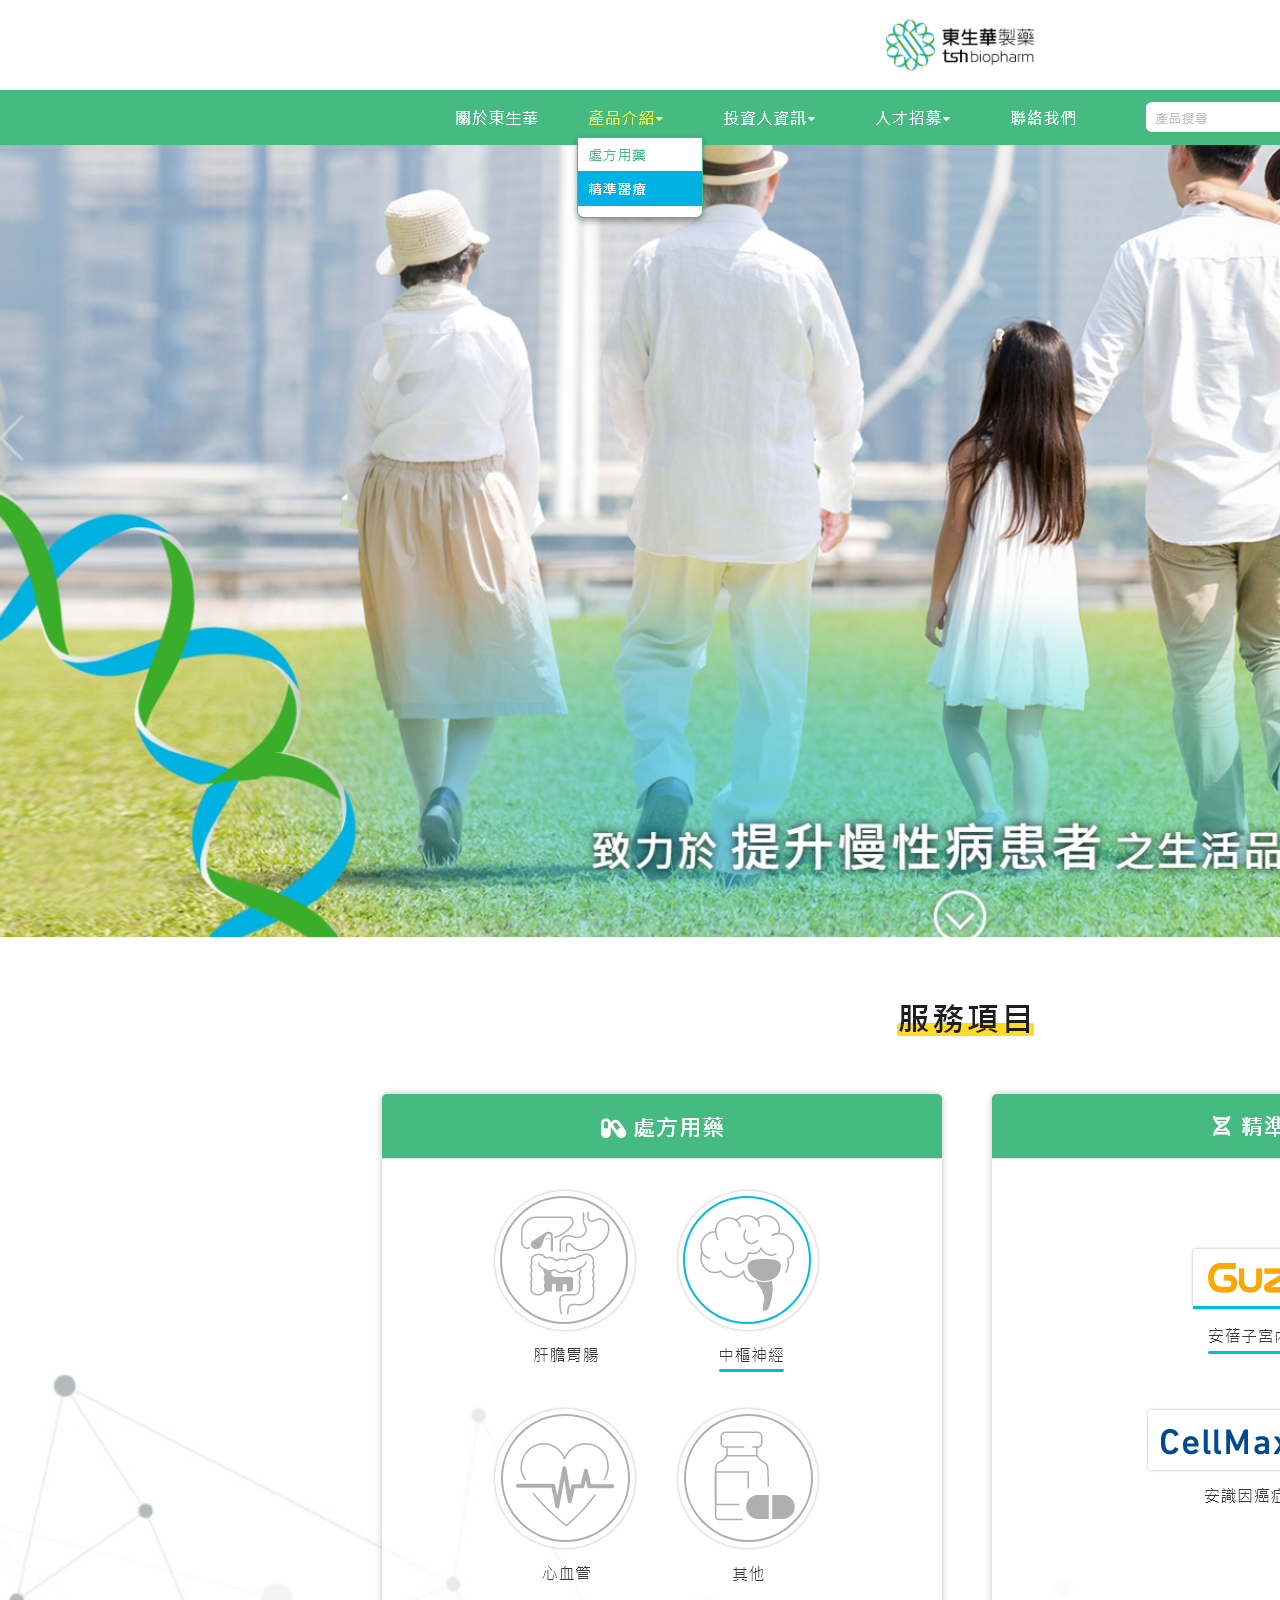
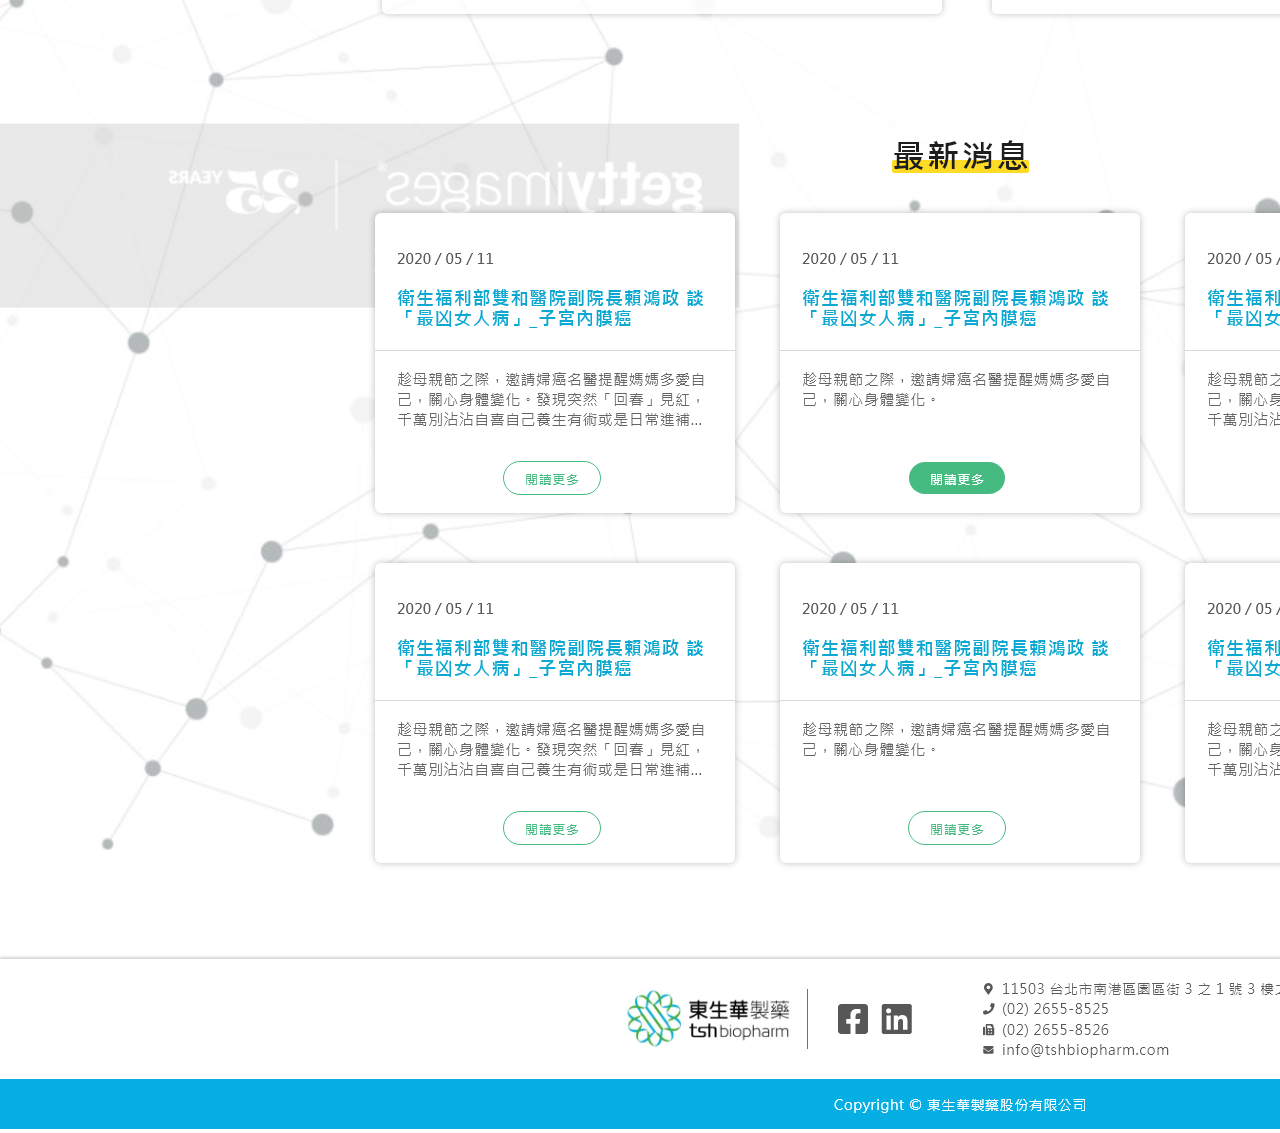
<file: ui/index-1.html>
<!DOCTYPE html>

<head>
	<meta charset="utf-8">
	<title>生技醫療客戶-UI</title>
	<style type="text/css">
		body {
			margin: 0 auto;
		}

		/* .contentBlock img {
			max-width: 100%;
		} */
	</style>
</head>

<body>
	<div class="contentBlock">
		<img src="images/index-1.png">
	</div>
</body>

</html>
</file>
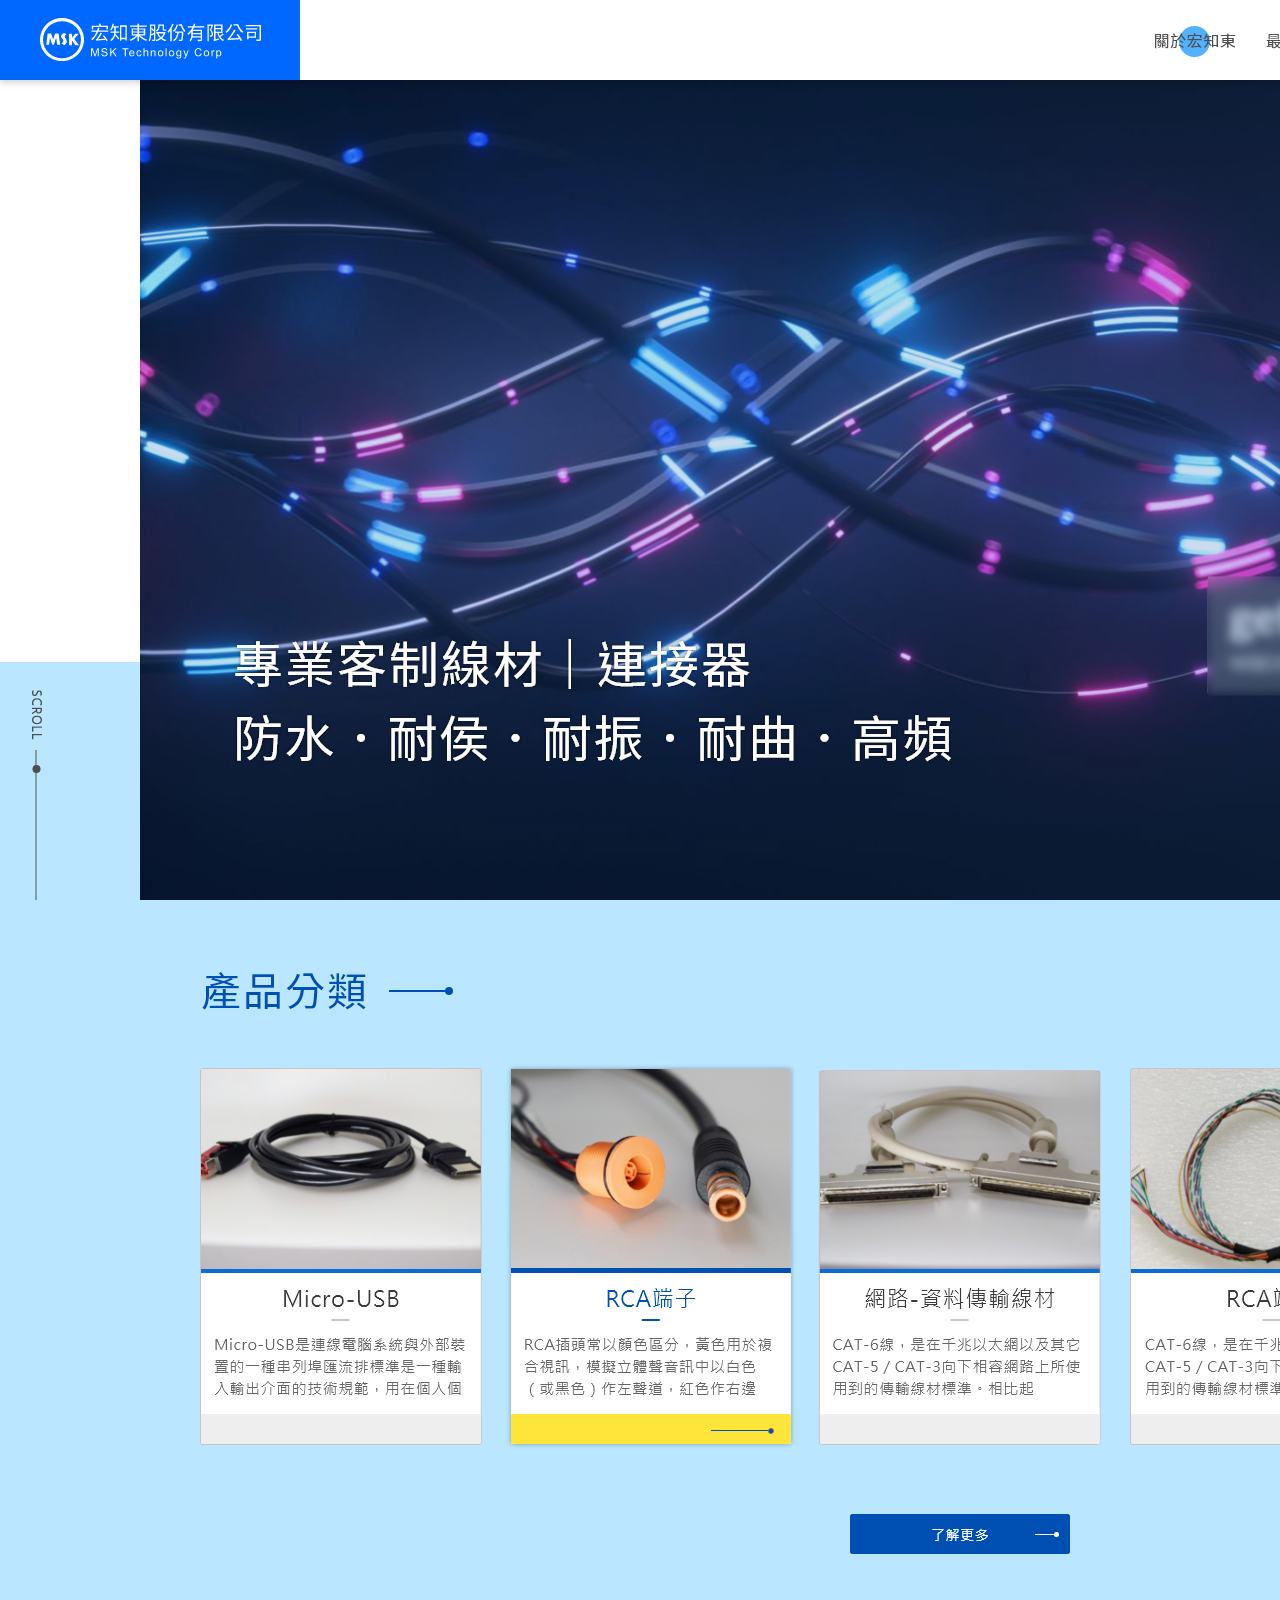
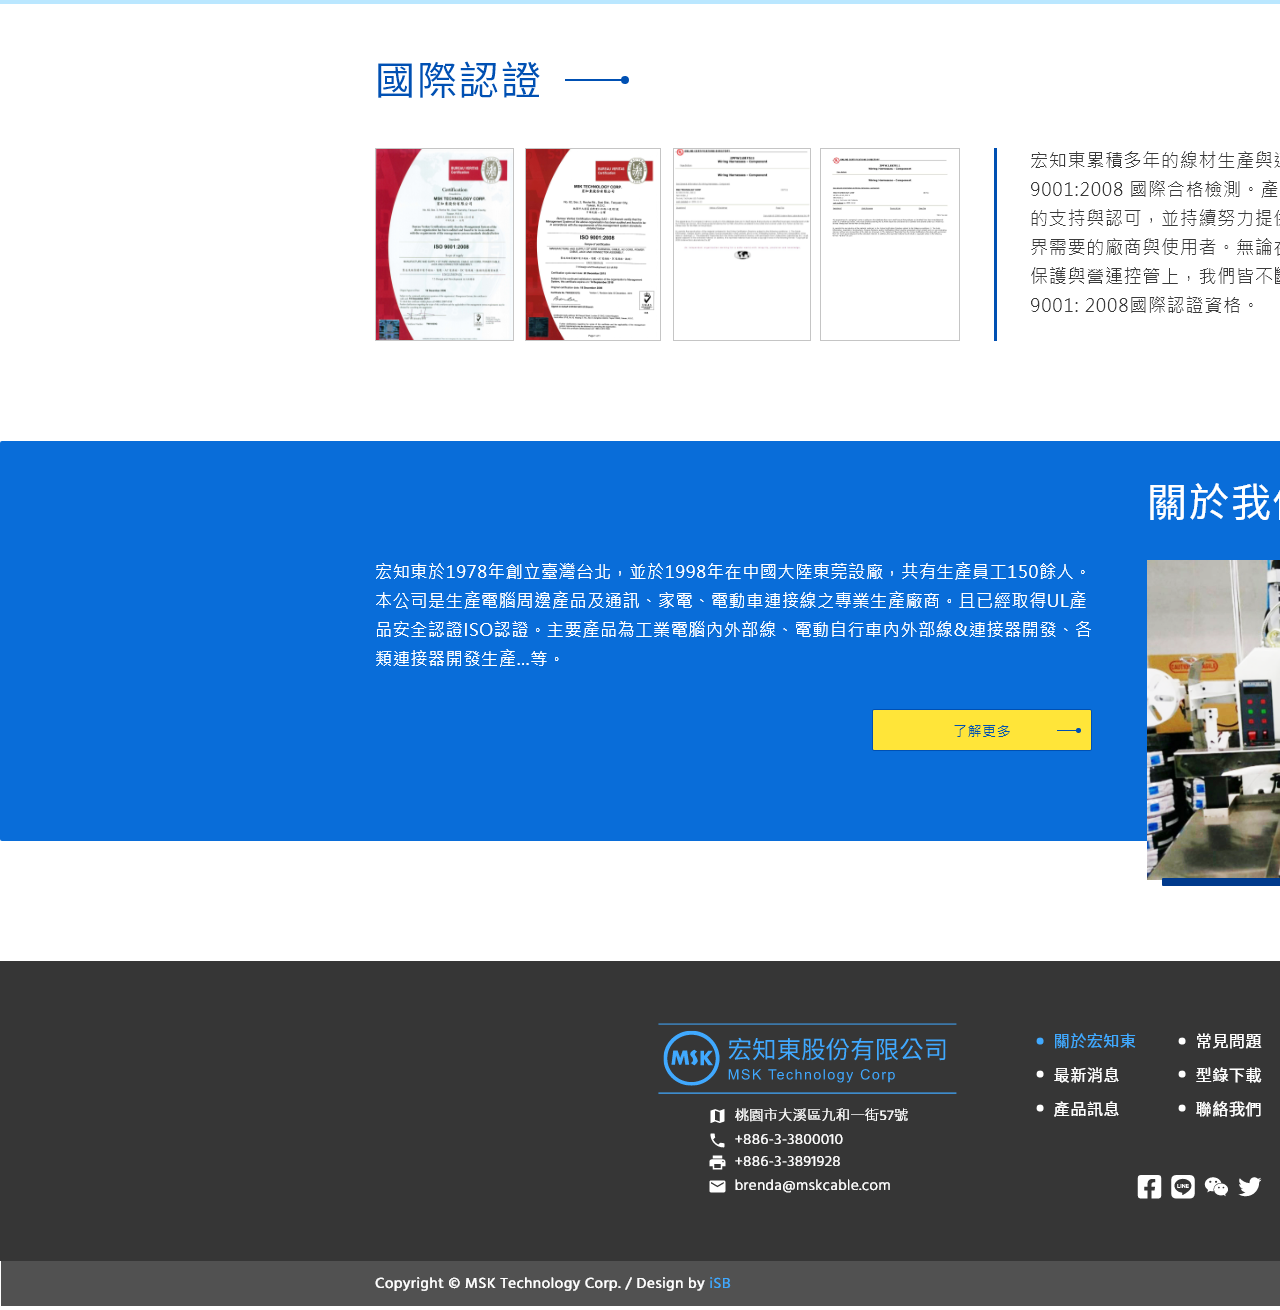
<file: ui/index-3-scroll.html>
<!DOCTYPE html>

<head>
	<meta charset="utf-8">
	<title>電子產品客戶-UI</title>
	<style type="text/css">
		body {
			margin: 0 auto;
			*margin: 0 auto;
		}

		/* .contentBlock img {
			max-width: 100%;
		} */
	</style>
</head>

<body>
	<div class="contentBlock">
		<img src="images/index-3-scroll.png">
	</div>
</body>

</html>
</file>
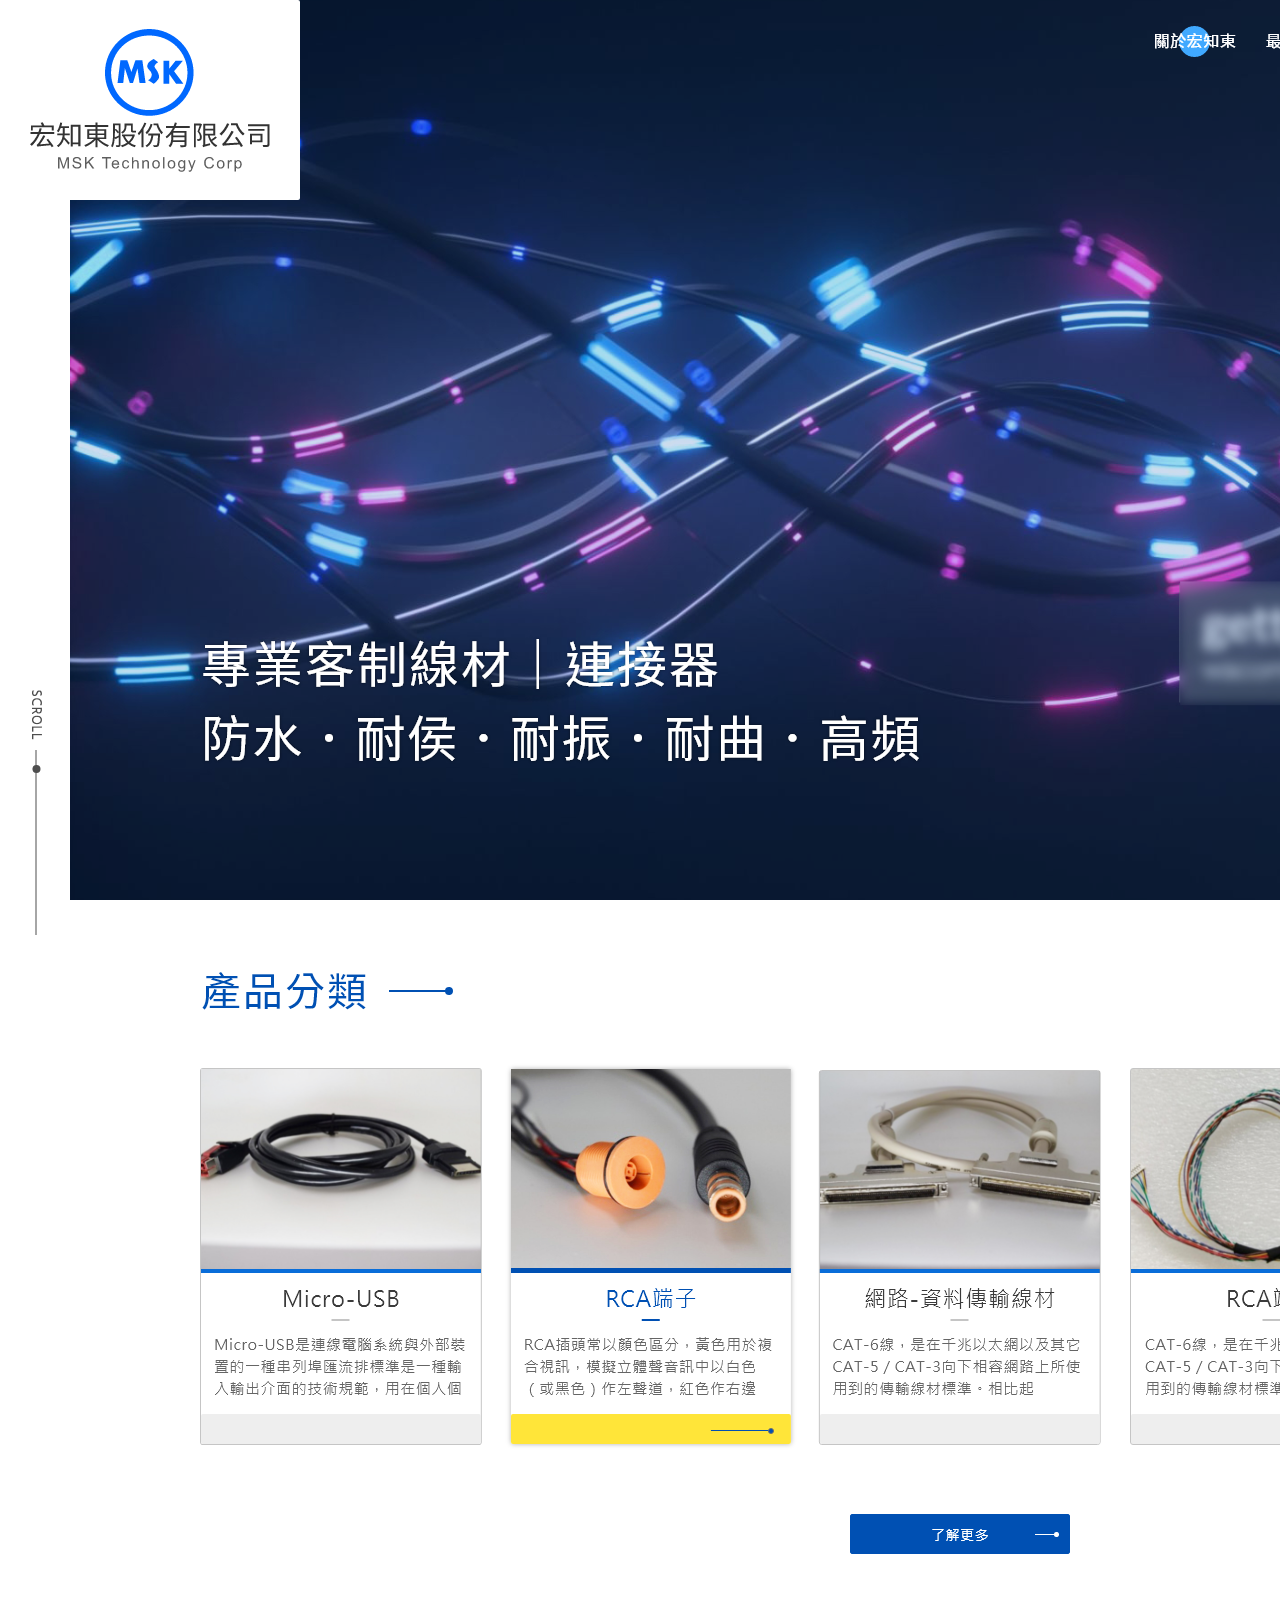
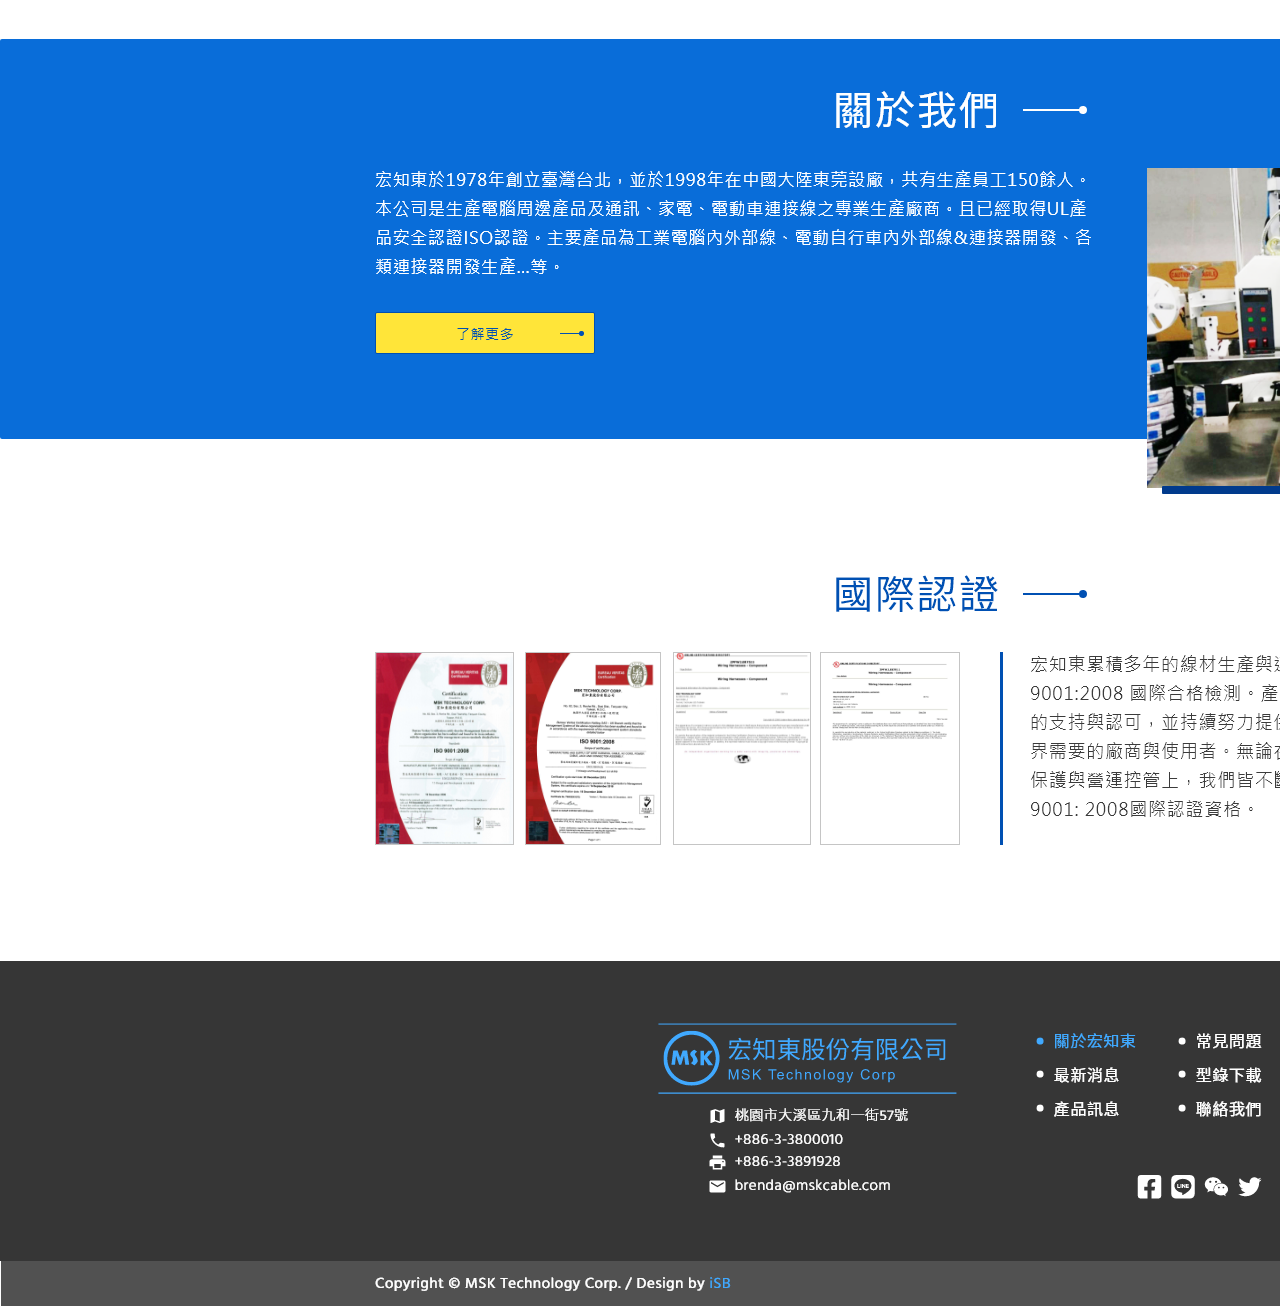
<file: ui/index-3.html>
<!DOCTYPE html>

<head>
	<meta charset="utf-8">
	<title>電子產品客戶-UI</title>
	<style type="text/css">
		body {
			margin: 0 auto;
			*margin: 0 auto;
		}

		/* .contentBlock img {
			max-width: 100%;
		} */
	</style>
</head>

<body>
	<div class="contentBlock">
		<img src="images/index-3.png">
	</div>
</body>

</html>
</file>
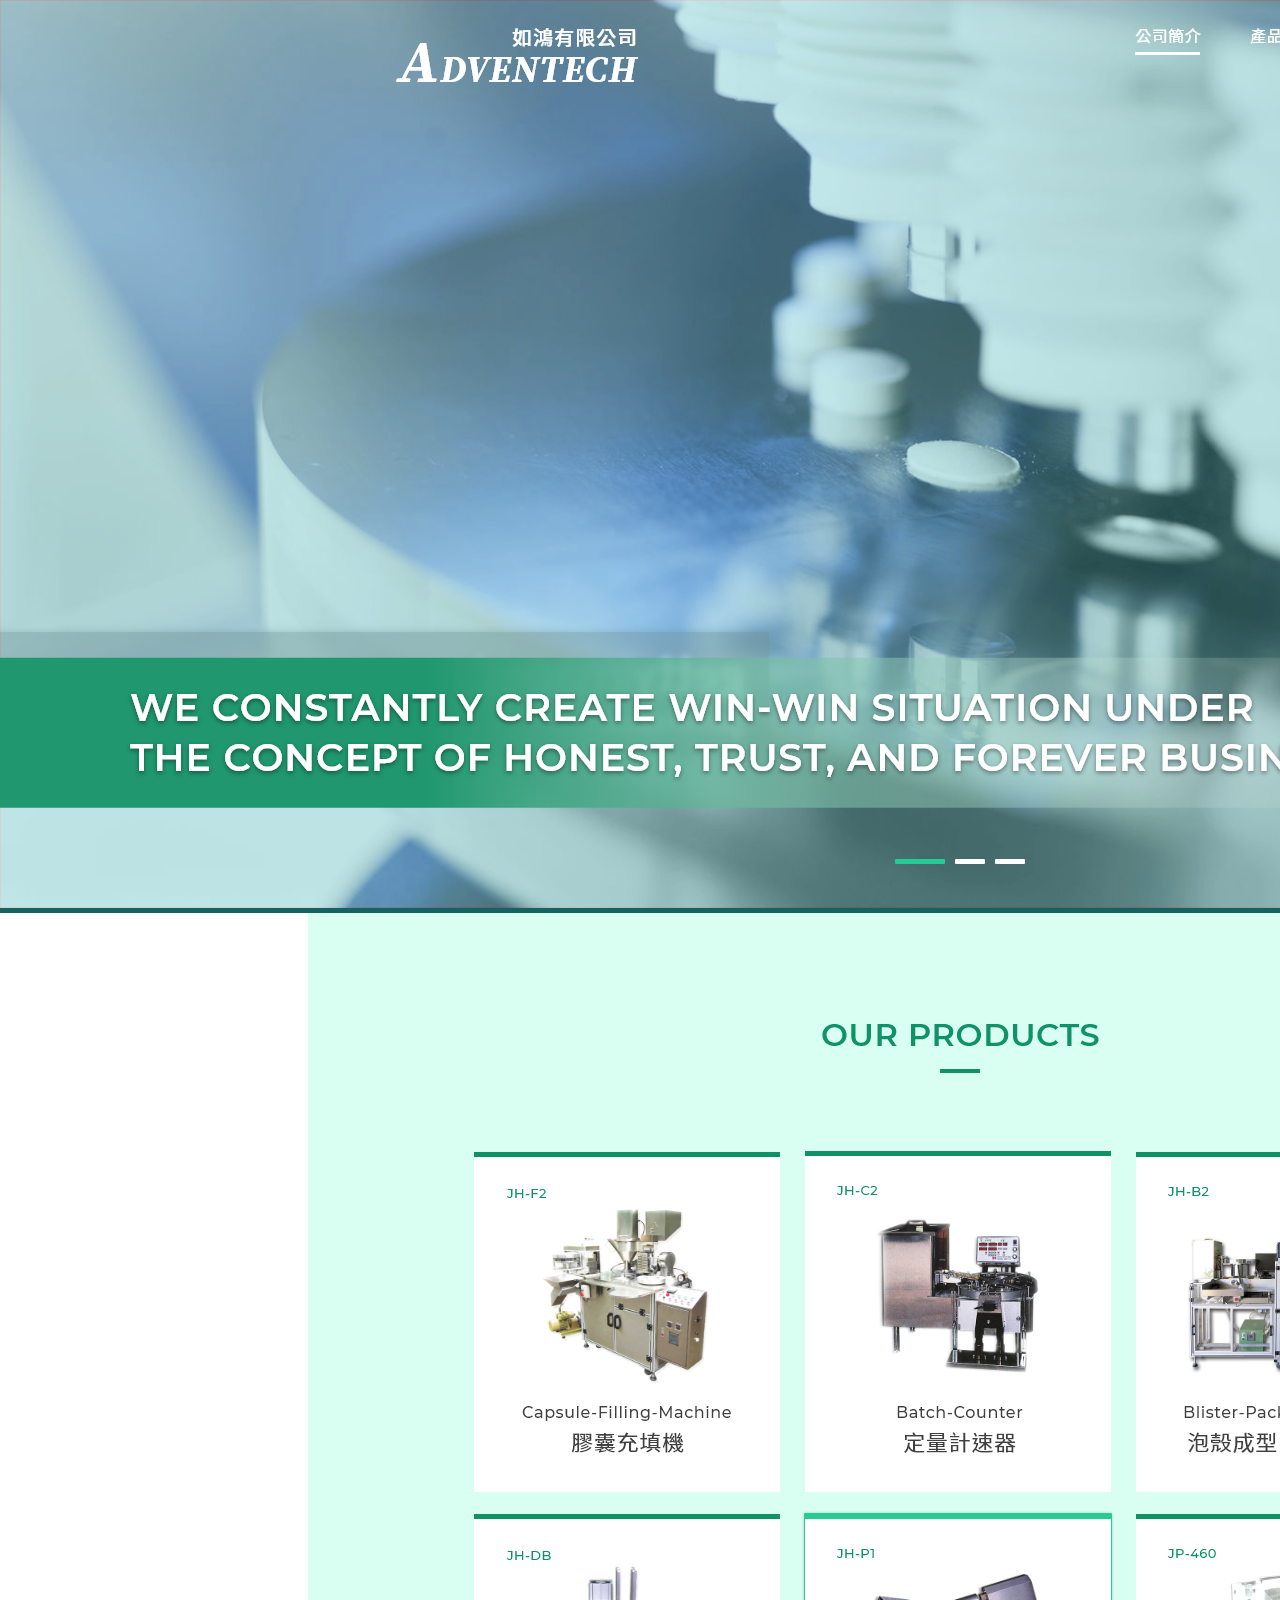
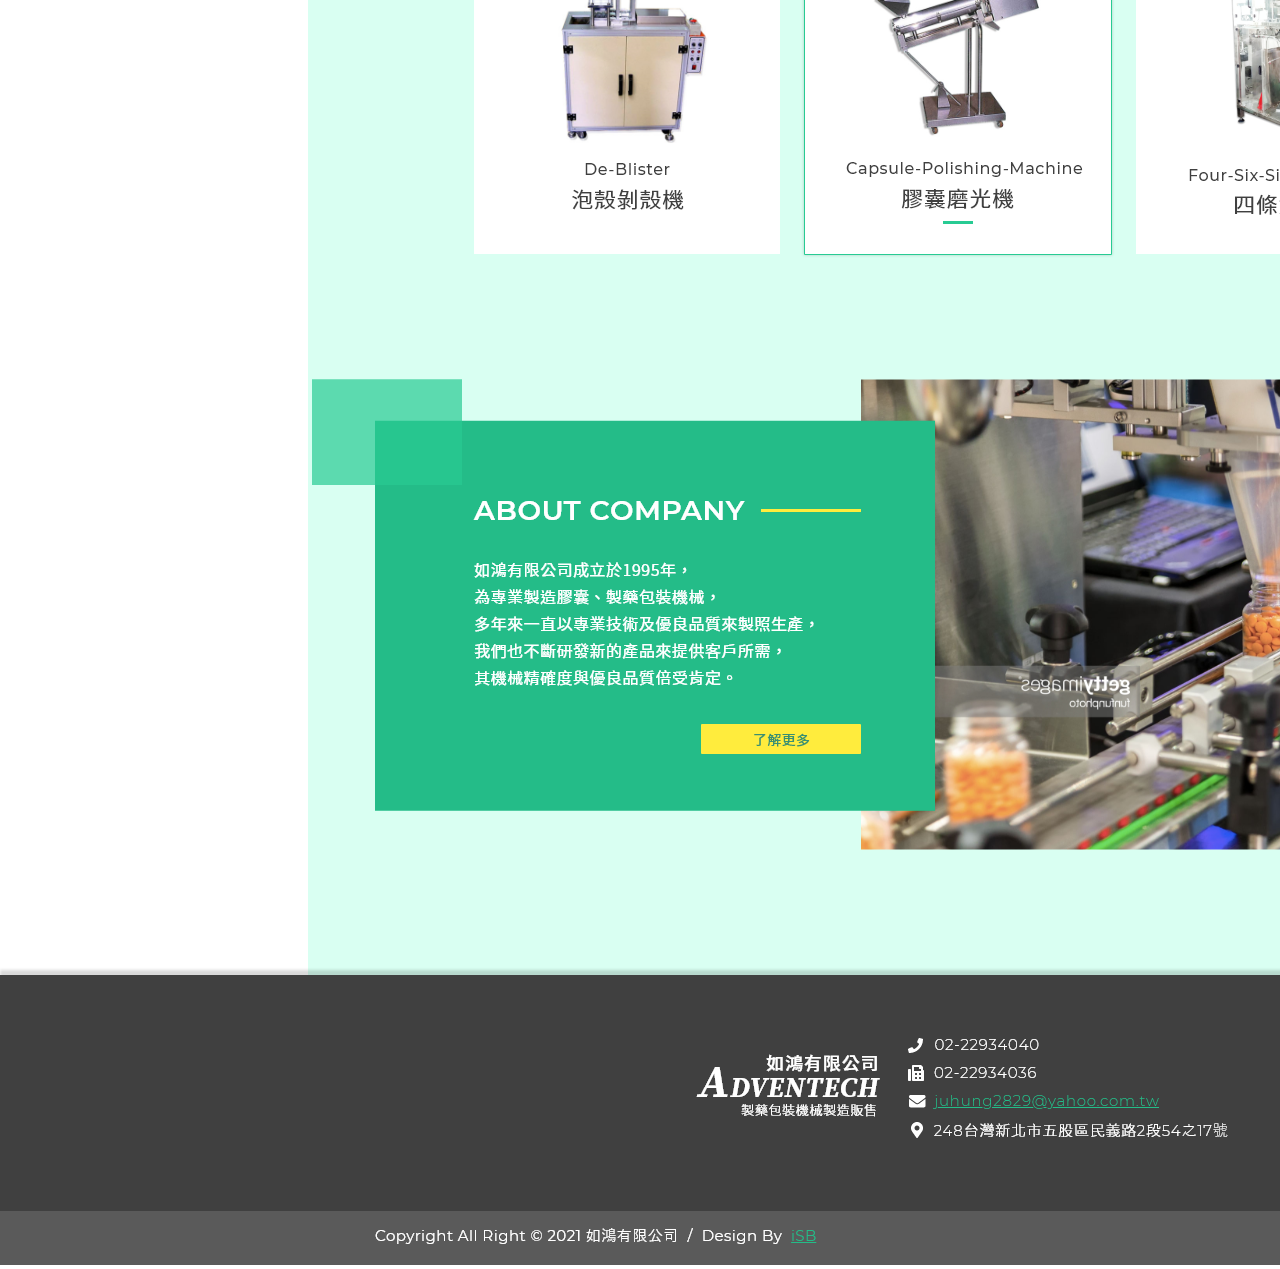
<file: ui/index-5.html>
<!DOCTYPE html>

<head>
	<meta charset="utf-8">
	<title>大型機械製作客戶-UI</title>
	<style type="text/css">
		body {
			margin: 0 auto;
		}

		/* .contentBlock img {
			max-width: 100%;
		} */
	</style>
</head>

<body>
	<div class="contentBlock">
		<img src="images/index-5.png">
	</div>
</body>

</html>
</file>
